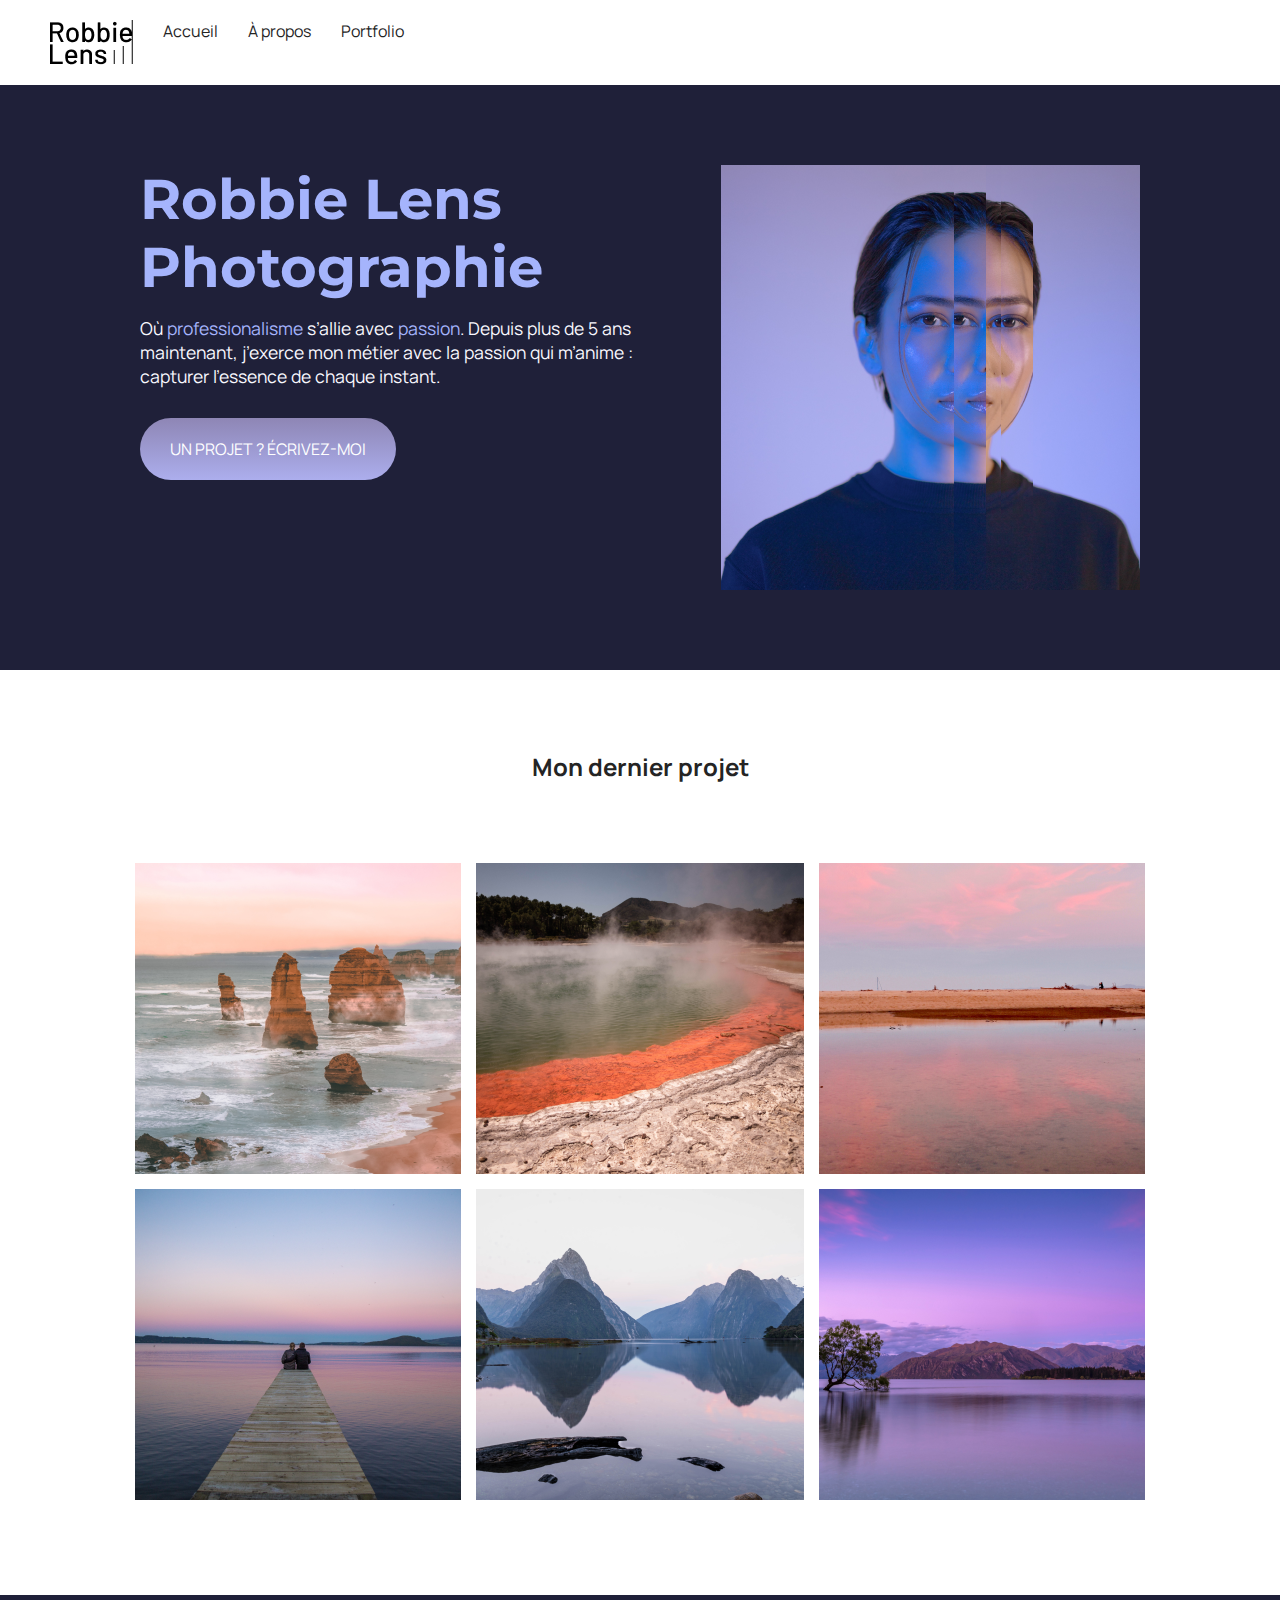
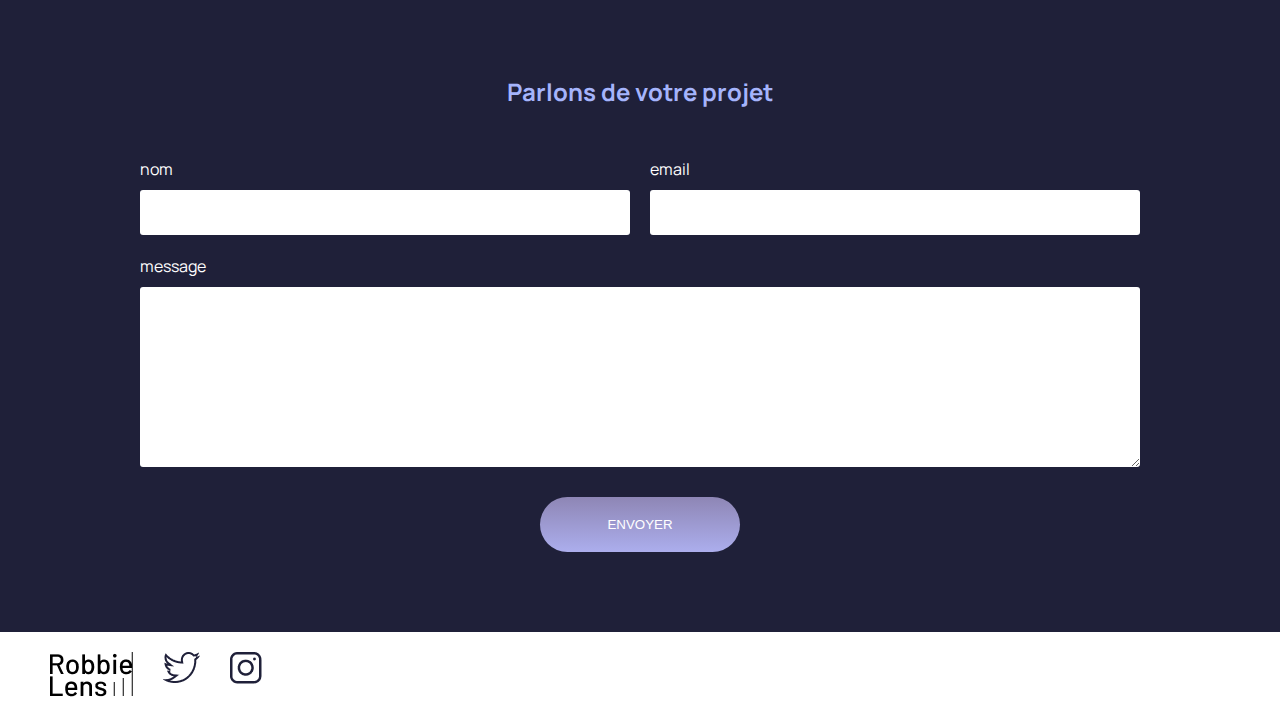
<file: index.html>
<!DOCTYPE html>
<html lang="fr">

<head>
    <meta charset="utf-8" >
    <title>Accueil - Robbie Lens Photographie</title>
    <link href="style.css" rel="stylesheet">
    <link href="index.css" rel="stylesheet">
    <link rel="preconnect" href="https://fonts.googleapis.com">
    <link rel="preconnect" href="https://fonts.gstatic.com" crossorigin>
    <link href="https://fonts.googleapis.com/css2?family=Manrope&family=Montserrat&display=swap" rel="stylesheet">
</head>

<body>
    <header>
        <nav>
            <img src="images/logo_robbielens.png" alt="Logo Robbie Lens">
                <a href="index.html">Accueil</a>
                <a href="a-propos.html">À propos</a>
                <a href="portfolio.html">Portfolio</a>
        </nav>
    </header>
    <main>
        <section class="accueil-intro">
            <div>
            <h1>Robbie Lens Photographie</h1>
            <p>
                Où <em>professionalisme</em> s’allie avec <em>passion</em>. Depuis
                plus de 5 ans maintenant, j’exerce mon métier avec la passion
                qui m’anime : capturer l’essence de chaque instant.
            </p>
            <a href="#ancre-contact" class="cta">UN PROJET ? ÉCRIVEZ-MOI</a>
        </div>
            <img src="images/photo_robbie.png" alt="Portrait avec effet de la photographe Robbie Lens" >
        </section>

        <section class="accueil-photos">
            <h2>Mon dernier projet</h2>
            <div>
                <img src="images/accueil/element-1.png" alt="element_1">
                <img src="images/accueil/element-2.png" alt="element_2">
                <img src="images/accueil/element-3.png" alt="element_3">
            </div>
            <div>
                <img src="images/accueil/element-4.png" alt="element_4">
                <img src="images/accueil/element-5.png" alt="element_5">
                <img src="images/accueil/element-6.png" alt="element_6">
            </div>
        </section>

        <section class="section-contact" id="ancre-contact">
            <h2>Parlons de votre projet</h2>
                <form method="get" action=" ">
                    <div class="form-nom-email">
                        <div class="form-column">
                            <label for="nom">nom</label>
                            <input type="text" name="nom" id="nom">
                        </div>
                        <div class="form-column">
                            <label for="email">email</label>
                            <input type="email" name="email" id="email">
                        </div>
                    </div>
                        <label for="message">message</label>
                        <textarea name="message" id="message" rows="10"></textarea>
                        
                        <input type="submit" value="ENVOYER" class="cta">
                </form>
        </section>
    </main>
    <footer>
        <img src="images/logo_robbielens.png" alt="Logo Robbie Lens">
        <a target="_blank" href="https://twitter.com/" class="lien-icone">
            <img src="images/logo_twitter.png" alt="Logo Twitter">
        </a>
        <a target="_blank" href="https://www.instagram.com/" class="lien-icone">
            <img src="images/logo_insta.png" alt="Logo Instagram">
        </a>
    </footer>
</body>

</html>
</file>
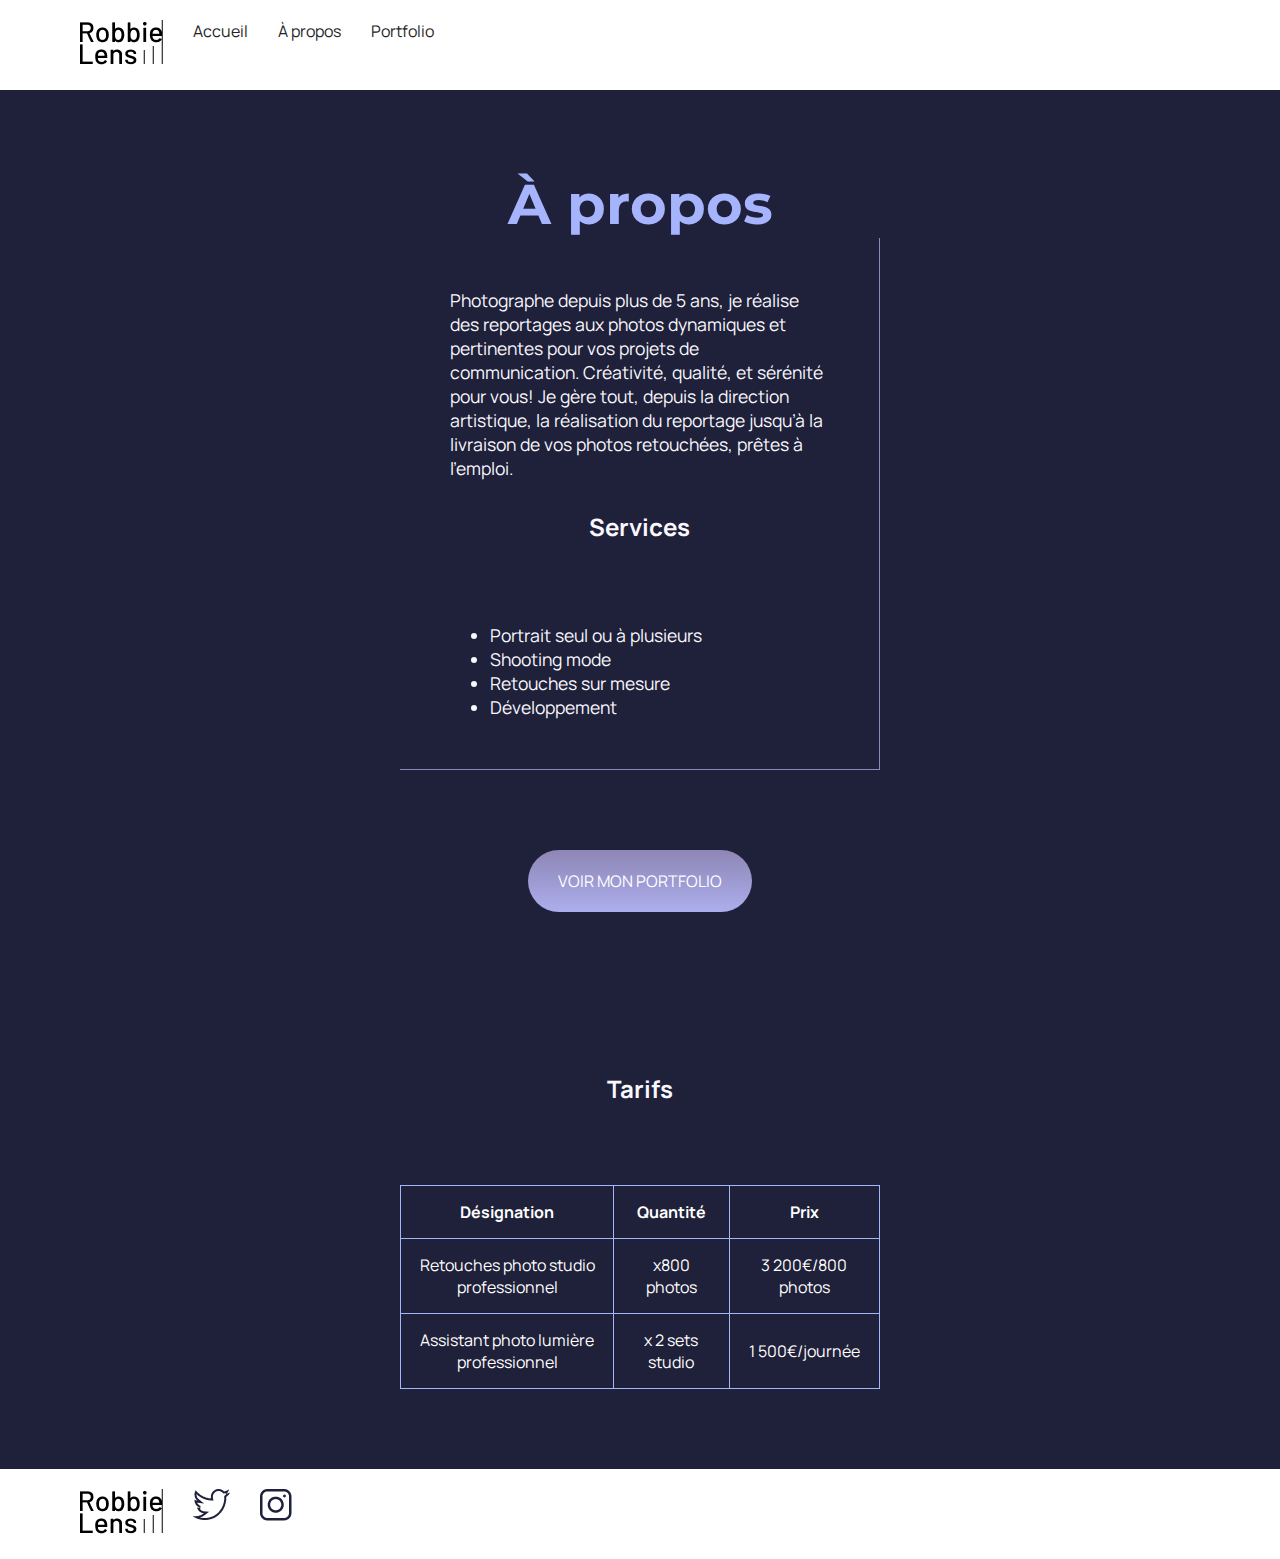
<file: a-propos.html>
<!DOCTYPE html>
<html lang="fr">

<head>
    <meta charset="utf-8" >
    <title>À propos - Robbie Lens Photographie</title>
    <link href="style.css" rel="stylesheet" >
    <link href="a-propos.css" rel="stylesheet" >
    <link rel="preconnect" href="https://fonts.googleapis.com">
    <link rel="preconnect" href="https://fonts.gstatic.com" crossorigin>
    <link href="https://fonts.googleapis.com/css2?family=Manrope&family=Montserrat&display=swap" rel="stylesheet">
</head>

<body>
    <header>
        <nav>
            <a href="index.html" class="lien-icone">
                <img src="images/logo_robbielens.png" alt="Logo Robbie Lens" >
            </a>
            <a href="index.html">Accueil</a>
            <a href="a-propos.html">À propos</a>
            <a href="portfolio.html">Portfolio</a>
        </nav>
    </header>
    <main class="a-propos-main">
        <section>
            <h1>À propos</h1>
            <div class="carre-contenu">
                <p>
                    Photographe depuis plus de 5 ans, je réalise des reportages aux photos dynamiques et pertinentes
                    pour
                    vos
                    projets de communication. Créativité, qualité, et sérénité pour vous! Je gère tout, depuis la
                    direction
                    artistique, la réalisation du reportage jusqu’à la livraison de vos photos retouchées, prêtes à
                    l’emploi.
                </p>
                <h2>Services</h2>
                <ul>
                    <li>Portrait seul ou à plusieurs</li>
                    <li>Shooting mode</li>
                    <li>Retouches sur mesure</li>
                    <li>Développement</li>
                </ul>
            </div>
            <div>
                <a href="portfolio.html" class="cta">VOIR MON PORTFOLIO</a>
            </div>
        </section>

        <section class="tarifs">
            <h2>Tarifs</h2>
            <table>
                <thead>
                <tr>
                    <th>Désignation</th>
                    <th>Quantité</th>
                    <th>Prix</th>
                </tr>
                </thead>
                <tbody>
                <tr>
                    <td>Retouches photo studio professionnel</td>
                    <td>x800 photos</td>
                    <td>3 200€/800 photos</td>
                </tr>
                <tr>
                    <td>Assistant photo lumière professionnel</td>
                    <td>x 2 sets studio</td>
                    <td>1 500€/journée</td>
                </tr>
            </tbody>
            </table>
        </section>


    </main>
    <footer>
        <a href="index.html" class="lien-icone">
            <img src="images/logo_robbielens.png" alt="Logo Robbie Lens">
        </a>
        <a target="_blank" href="https://twitter.com/" class="lien-icone">
            <img src="images/logo_twitter.png" alt="Logo Twitter">
        </a>
        <a target="_blank" href="https://www.instagram.com/" class="lien-icone">
            <img src="images/logo_insta.png" alt="Logo Instagram">
        </a>
    </footer>
</body>

</html>
</file>
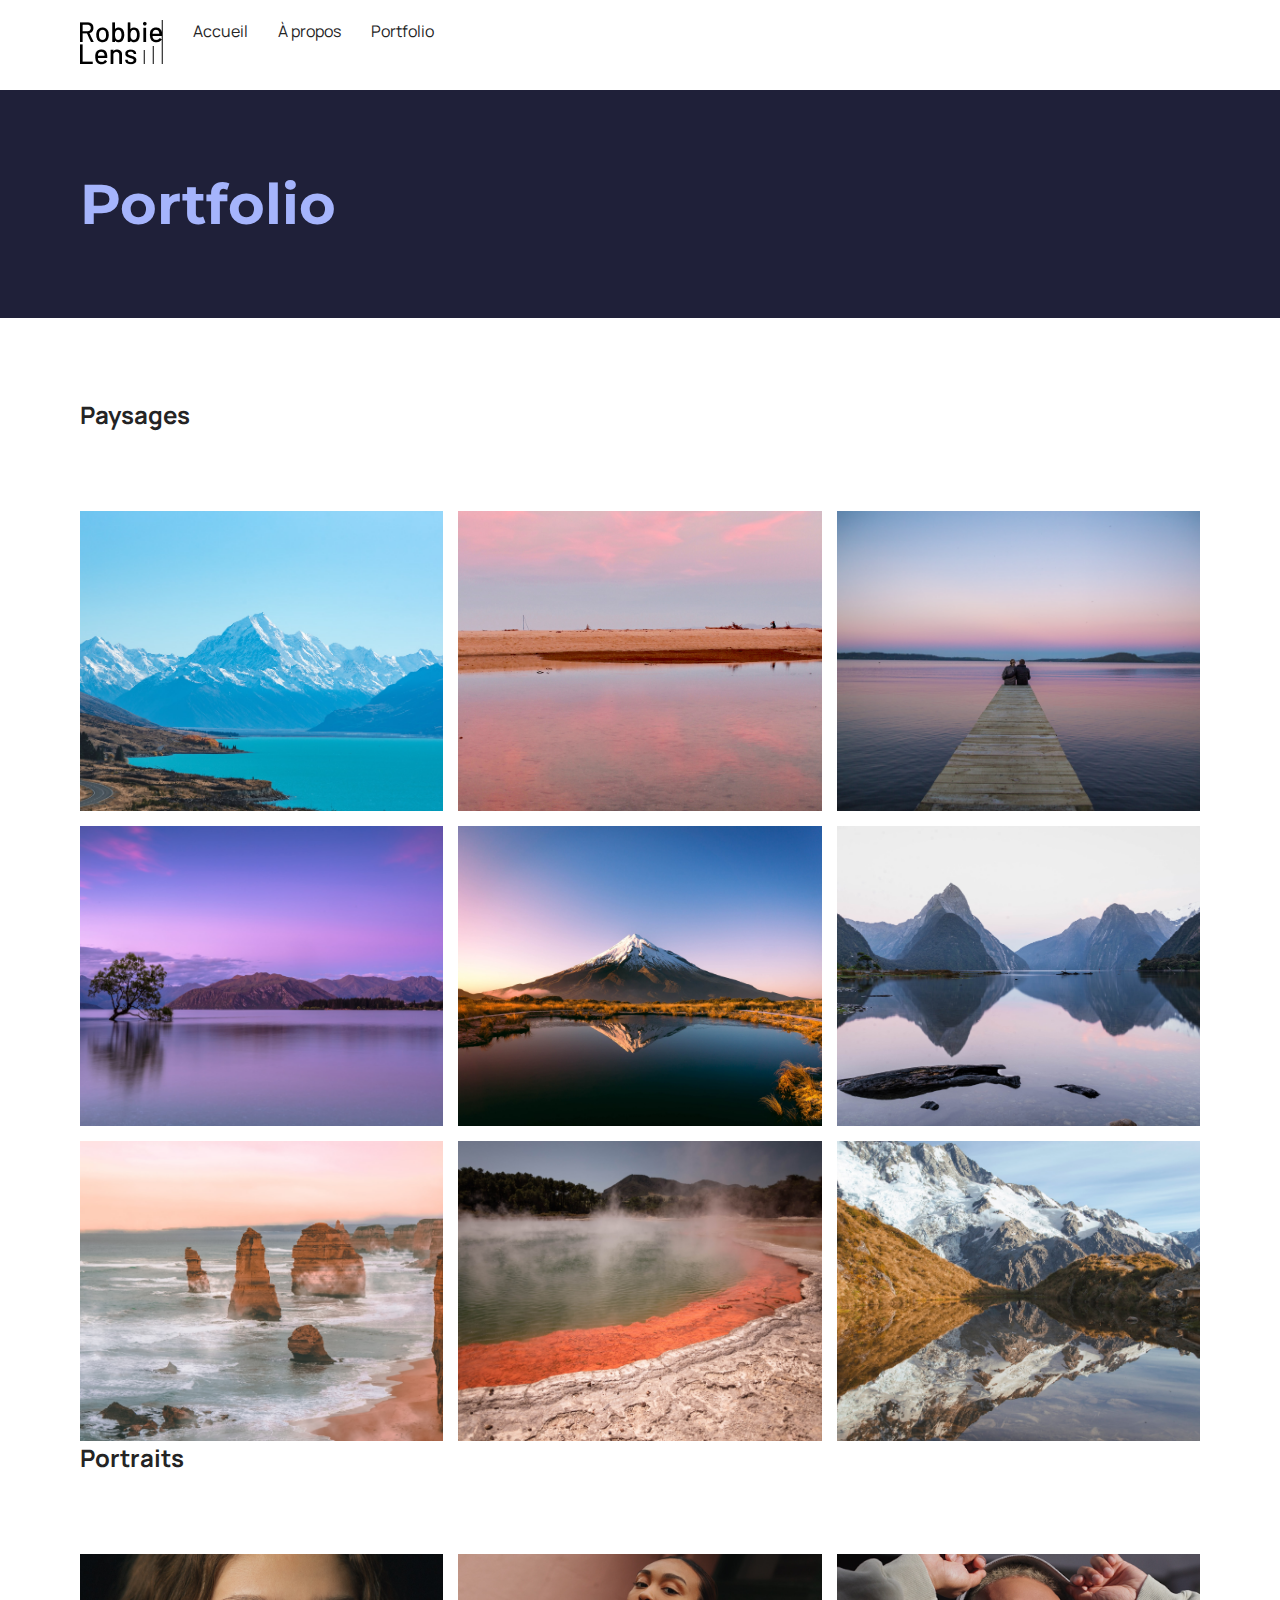
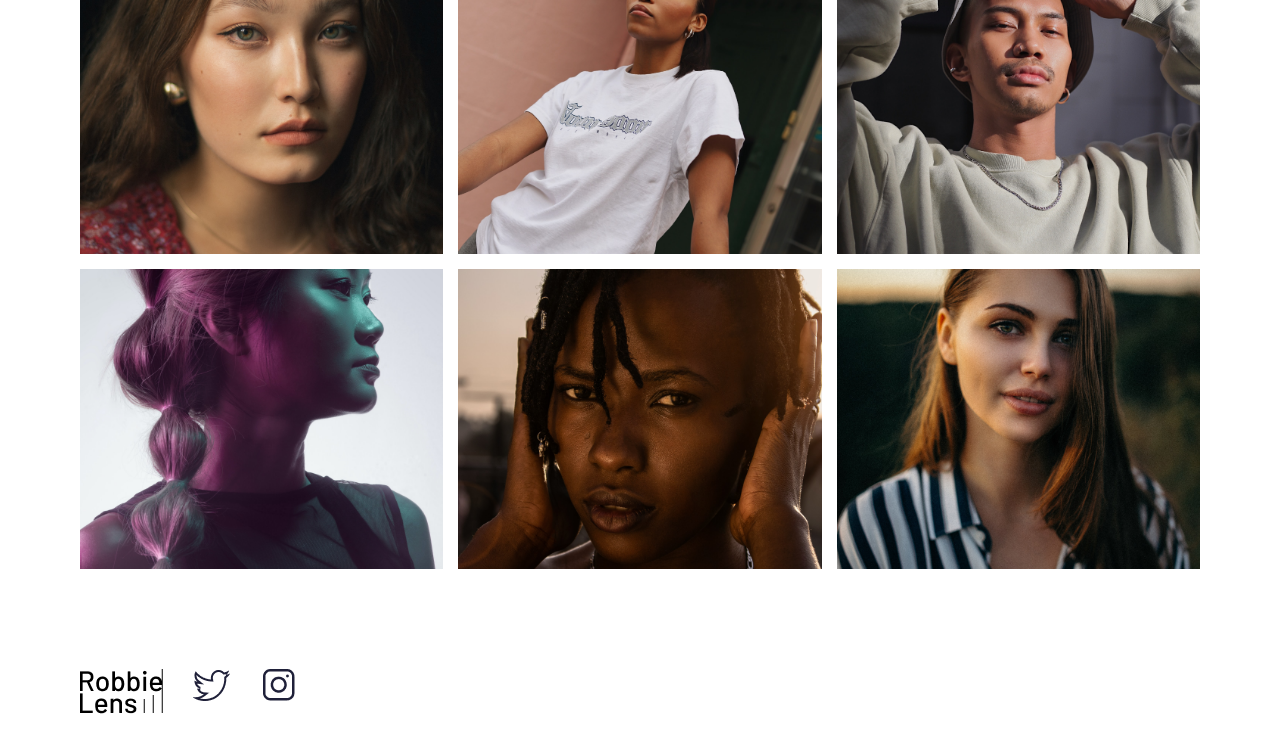
<file: portfolio.html>
<!DOCTYPE html>
<html lang="fr">

<head>
    <meta charset="utf-8" >
    <title>Portfolio - Robbie Lens Photographie</title>
    <link href="style.css" rel="stylesheet" >
    <link href="portfolio.css" rel="stylesheet" >
    <link rel="preconnect" href="https://fonts.googleapis.com">
    <link rel="preconnect" href="https://fonts.gstatic.com" crossorigin>
    <link href="https://fonts.googleapis.com/css2?family=Manrope&family=Montserrat&display=swap" rel="stylesheet">
</head>

<body>
    <header>
        <nav>
            <a href="index.html" class="lien-icone">
                <img src="images/logo_robbielens.png" alt="Logo Robbie Lens" >
            </a>
                <a href="index.html">Accueil</a>
                <a href="a-propos.html">À propos</a>
                <a href="portfolio.html">Portfolio</a>
        </nav>
    </header>
    <main>
        <section>
            <h1>Portfolio</h1>
        </section>

        <section class="portfolio-section-photos">
            <h2>Paysages</h2>
            <div class="grid-paysages">
                <a href="images/portfolio/paysage1.jpg" class="lien-conteneur-photo">
                    <img src="images/portfolio/paysage1.jpg" alt="paysage-1">
                    <div class="photo-hover">Voir la photo</div>
                </a>
                <a href="images/portfolio/paysage2.jpg" class="lien-conteneur-photo">
                    <img src="images/portfolio/paysage2.jpg" alt="paysage-2">
                    <div class="photo-hover">Voir la photo</div>
                </a>
                <a href="images/portfolio/paysage3.jpg" class="lien-conteneur-photo">
                    <img src="images/portfolio/paysage3.jpg" alt="paysage-3">
                    <div class="photo-hover">Voir la photo</div>
                </a>
                <a href="images/portfolio/paysage4.jpg" class="lien-conteneur-photo">
                    <img src="images/portfolio/paysage4.jpg" alt="paysage-4">
                    <div class="photo-hover">Voir la photo</div>
                </a>
                <a href="images/portfolio/paysage5.jpg" class="lien-conteneur-photo">
                    <img src="images/portfolio/paysage5.jpg" alt="paysage-5">
                    <div class="photo-hover">Voir la photo</div>
                </a>
                <a href="images/portfolio/paysage6.jpg" class="lien-conteneur-photo">
                    <img src="images/portfolio/paysage6.jpg" alt="paysage-6">
                    <div class="photo-hover">Voir la photo</div>
                </a>
                <a href="images/portfolio/paysage7.jpg" class="lien-conteneur-photo">
                    <img src="images/portfolio/paysage7.jpg" alt="paysage-7">
                    <div class="photo-hover">Voir la photo</div>
                </a>
                <a href="images/portfolio/paysage8.jpg" class="lien-conteneur-photo">
                    <img src="images/portfolio/paysage8.jpg" alt="paysage-8">
                    <div class="photo-hover">Voir la photo</div>
                </a>
                <a href="images/portfolio/paysage9.jpg" class="lien-conteneur-photo">
                    <img src="images/portfolio/paysage9.jpg" alt="paysage-9">
                    <div class="photo-hover">Voir la photo</div>
                </a>            
            </div>

            <h2>Portraits</h2>
            <div class="grid-portraits">
                <a href="images/portfolio/portrait1.jpg" class="lien-conteneur-photo">
                    <img src="images/portfolio/portrait1.jpg" alt="portrait-1">
                    <div class="photo-hover">Voir la photo</div>
                </a>
                <a href="images/portfolio/portrait2.jpg" class="lien-conteneur-photo">
                    <img src="images/portfolio/portrait2.jpg" alt="portrait-2">
                    <div class="photo-hover">Voir la photo</div>
                </a>
                <a href="images/portfolio/portrait3.jpg" class="lien-conteneur-photo">
                    <img src="images/portfolio/portrait3.jpg" alt="portrait-3">
                    <div class="photo-hover">Voir la photo</div>
                </a>
                <a href="images/portfolio/portrait4.jpg" class="lien-conteneur-photo">
                    <img src="images/portfolio/portrait4.jpg" alt="portrait-4">
                    <div class="photo-hover">Voir la photo</div>
                </a>
                <a href="images/portfolio/portrait5.jpg" class="lien-conteneur-photo">
                    <img src="images/portfolio/portrait5.jpg" alt="portrait-5">
                    <div class="photo-hover">Voir la photo</div>
                </a>
                <a href="images/portfolio/portrait6.jpg" class="lien-conteneur-photo">
                    <img src="images/portfolio/portrait6.jpg" alt="portrait-6">
                    <div class="photo-hover">Voir la photo</div>
                </a>   
            </div>
        </section>
    </main>

    <footer>
        <a href="index.html" class="lien-icone">
            <img src="images/logo_robbielens.png" alt="Logo Robbie Lens" >
        </a>
        <div>
            <a target="_blank" href="https://twitter.com/" class="lien-icone">
                <img src="images/logo_twitter.png" alt="Logo Twitter" >
            </a>
            <a target="_blank" href="https://www.instagram.com/" class="lien-icone">
                <img src="images/logo_insta.png" alt="Logo Instagram" >
            </a>
        </div>
    </footer>
</body>

</html>
</file>
<file: style.css>
* {
  margin: 0;
}

body {
  font-family: 'Manrope', sans-serif;
  font-size: 1em;
  background-color: #1f2039;
}

a {
  color: #242424;
  text-decoration: none;
}

em {
  color: #a5b4fc;
  font-style: normal;
}

h1 {
  font-size: 3.5em;
  color: #a5b4fc;
  font-family: 'Montserrat', sans-serif;
}

h2 {
  color: #f9f8ff;
}

p,
li {
  font-size: 1.1em;
  color: #f9f8ff;
}

header,
footer {
  background-color: white;
  padding: 20px 50px;
}

.cta {
  display: inline-block;
  background: linear-gradient(#8e86b5, #acaeed);
  color: white;
  border-radius: 50px;
  padding: 20px 30px;
}

a:hover {
  text-decoration: underline;
}

.cta:hover {
  background: linear-gradient(#696484, #8788ba);
  text-decoration: none;
}

.lien-icone {
  margin-left: 30px;
}

.lien-icone:hover {
  opacity: 0.5;
}

section {
  padding: 80px;
}

footer,
nav {
  display: flex;
  flex-direction: row;
  align-content: space-between;
}

nav a {
  margin-left: 30px;
}

@media screen and (max-width: 996px) {
  h1 {
    font-size: 2em;
  }

  header nav {
    flex-direction: column;
    align-items: center;
    justify-content: center;
  }

  header nav img {
    margin-bottom: 20px;
  }

  header,
  footer {
    padding: 20px 20px;
  }

  section {
    padding: 50px 20px 50px 20px;
  }

  nav a {
    margin-left: 10px;
    margin-right: 10px;
  }

}
</file>
<file: index.css>
.accueil-photos {
    background-color: white;
    padding: 80px;
  }
  
  .accueil-photos h2 {
    color: #242424;
    text-align: center;
    margin-bottom: 80px;
  }
  
  .accueil-photos div {
    display: flex;
    flex-direction: row;
    justify-content: center;
    margin-bottom: 15px;
    gap: 15px;
  }
  
  .accueil-intro {
    display: flex;
    flex-direction: row;
    max-width: 1000px;
    align-items: flex-start;
    margin: auto;
  }
  
  .accueil-intro h1 {
    margin-bottom: 15px;
  }
  
  .accueil-intro p {
    margin-bottom: 30px;
  }
  
  .accueil-intro div {
    padding-right: 80px;
  }

  .section-contact h2 {
    color: #a5b4fc;
    text-align: center;
    margin-bottom: 50px;
}


.form-column {
    flex: 1;
    display: flex;
    flex-direction: column;
    margin-bottom: 20px;
}

form {
    display: flex;
    flex-direction: column;
    max-width: 1000px;
    color: white;
    margin: auto;
}

.form-nom-email {
    display: flex;
    flex-direction: row;
    gap: 20px;
}

input,
textarea {
    padding: 15px;
    border: none;
    border-radius: 3px;
}

label {
    margin-bottom: 10px;
}

input[type='submit'] {
    width: 200px;
    margin: auto;
    margin-top: 30px;
}

@media screen and (max-width: 996px) { 
    .accueil-intro {
    flex-direction: column;
    align-items: center;
    justify-content: center;
    }

    .accueil-intro div {
      order: 2;
      padding-right: 0;
      text-align: center;
    }


    .accueil-intro img {
      order: 1;
      margin-bottom: 20px;
      width: 100%;
    }

    .accueil-photos {
      padding: 20px;
    }

    .accueil-photos div {
      flex-direction: column;
    }

    .section-contact {
      padding: 50px 20px;
    }

    .form-nom-email {
      flex-direction: column;
      gap: 0;
    }
}
</file>
<file: a-propos.css>
.carre-contenu {
    border-right: 1px solid #8e86b5;
    border-bottom: 1px solid #8e86b5;
    padding: 50px;
    margin-bottom: 80px;
  }
  
  .carre-contenu h2 {
    margin-top: 30px;
  }
  
  .carre-contenu ul {
    margin-top: 30px;
  }
  
  .carre-contenu + div {
    text-align: center;
  }
  
  .a-propos-main {
    width: 50%;
    margin: auto;
  }

  table {
    color: white;
    text-align: center;
    border-collapse: collapse;
    width: 100%;
  }

  td {
    padding: 80px;
  }

  td, 
  th {
    border: 1px solid #a5b4fc;
    padding: 15px;

  }

  h2 {
    margin-bottom: 80px;
  }

  h1, 
  h2 {
    text-align: center;
  }

  @media screen and (max-width: 996px) { 
    .tarifs {
      display: none;
    }
  }
</file>
<file: portfolio.css>
.portfolio-section-photos {
    background-color: white;
  }
  
  .portfolio-section-photos h2 {
    color: #242424;
    margin-bottom: 80px;
  }
  
  .grid-paysages {
    display: grid;
    grid-template-columns: 1fr 1fr 1fr;
    grid-template-rows: 300px 300px 300px;
    gap: 15px;
  }
  
  .grid-portraits {
    display: grid;
    grid-template-columns: 1fr 1fr 1fr;
    grid-template-rows: 300px 300px;
    gap: 15px;
  }
  
  .grid-paysages img,
  .grid-portraits img {
    width: 100%;
    height: 100%;
    object-fit: cover;
  }
  
  .lien-conteneur-photo {
    position: relative;
  }
  
  .photo-hover {
    position: absolute;
    top: 0;
    left: 0;
    right: 0;
    bottom: 0;
    display: flex;
    align-items: center;
    justify-content: center;
    font-size: 1.5em;
    color: white;
    background-color: rgba(0, 0, 0, 0.7);
    display: none;
  }
  
  .lien-conteneur-photo:hover .photo-hover {
    display: flex;
  }

  @media screen and (max-width: 996px) {
    .grid-paysages,
    .grid-portraits {
      grid-template-columns: 1fr;
      gap: 15px;
    }
    .portfolio-section-photos h2 {
      margin-bottom: 20px;
    }
  }
</file>
